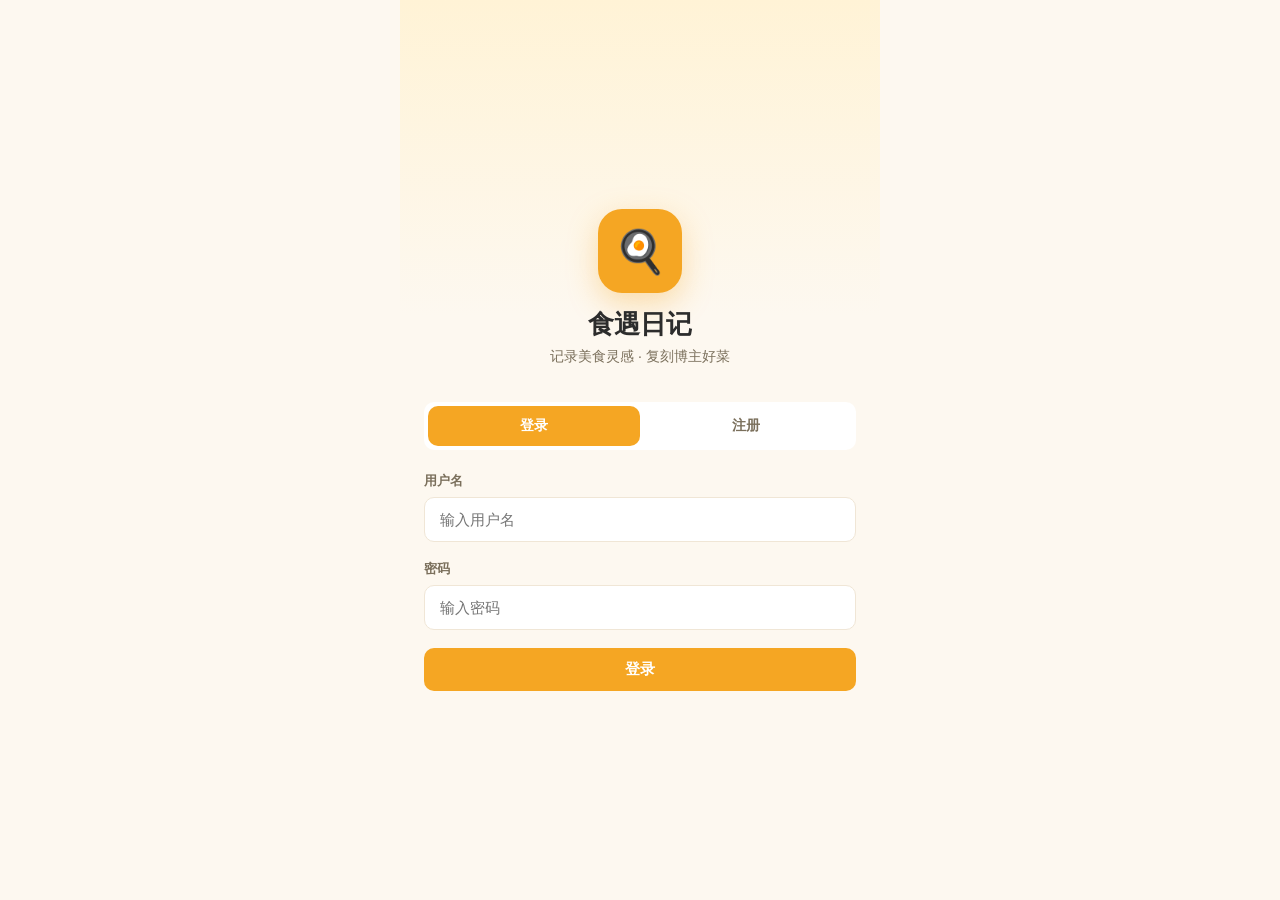
<file: index.html>
<!DOCTYPE html>
<html lang="zh-CN">
<head>
    <meta charset="UTF-8">
    <meta name="viewport" content="width=device-width, initial-scale=1.0, maximum-scale=1.0, user-scalable=no, viewport-fit=cover">
    <meta name="apple-mobile-web-app-capable" content="yes">
    <meta name="apple-mobile-web-app-status-bar-style" content="default">
    <meta name="apple-mobile-web-app-title" content="食遇日记">
    <meta name="theme-color" content="#F5A623">
    <title>食遇日记</title>
    <link rel="manifest" href="manifest.json">
    <link rel="apple-touch-icon" href="icon.png">
    <link rel="stylesheet" href="style.css">
</head>
<body>
    <div id="app"></div>
    <div id="errorOverlay" style="display:none;position:fixed;top:0;left:0;right:0;bottom:0;background:#FDF8F0;z-index:9999;padding:40px 20px;text-align:center;font-family:-apple-system,sans-serif">
      <div style="font-size:48px;margin-bottom:16px">😵</div>
      <h2 style="color:#2C2C2C;margin-bottom:8px">页面加载出错</h2>
      <p id="errorDetail" style="color:#888;font-size:14px;word-break:break-all"></p>
      <button onclick="location.reload()" style="margin-top:20px;padding:12px 30px;background:#F5A623;color:white;border:none;border-radius:10px;font-size:16px;cursor:pointer">重新加载</button>
    </div>
    <script>
      window.onerror = function(msg, url, line, col, err) {
        var overlay = document.getElementById('errorOverlay');
        var detail = document.getElementById('errorDetail');
        if (overlay && detail) {
          detail.textContent = msg + (err ? ' (' + err.message + ')' : '');
          overlay.style.display = 'block';
        }
      };
    </script>
    <script src="data.js"></script>
    <script src="app.js"></script>
</body>
</html>
</file>
<file: style.css>
/* ========== 基础变量 ========== */
:root {
  --bg: #FDF8F0;
  --bg-warm: #F8F1E6;
  --card: #FFFFFF;
  --primary: #F5A623;
  --primary-dark: #E09000;
  --primary-light: #FFF3D6;
  --text: #2C2C2C;
  --text-secondary: #7A6F5B;
  --text-light: #A89B86;
  --border: #F0E6D6;
  --green: #4CAF50;
  --red: #E85A5A;
  --shadow: 0 2px 12px rgba(139, 109, 59, 0.06);
  --shadow-hover: 0 6px 24px rgba(139, 109, 59, 0.12);
  --radius-xl: 24px;
  --radius-lg: 18px;
  --radius-md: 14px;
  --radius-sm: 10px;
  --safe-top: env(safe-area-inset-top, 0px);
  --safe-bottom: env(safe-area-inset-bottom, 0px);
}

* {
  margin: 0;
  padding: 0;
  box-sizing: border-box;
  -webkit-tap-highlight-color: transparent;
}

html, body {
  height: 100%;
  font-family: -apple-system, BlinkMacSystemFont, 'Segoe UI', 'PingFang SC', 'Hiragino Sans GB', 'STHeiti', sans-serif;
  background: var(--bg);
  color: var(--text);
  -webkit-font-smoothing: antialiased;
  overscroll-behavior: none;
}

#app {
  min-height: 100vh;
  max-width: 480px;
  margin: 0 auto;
  position: relative;
  background: var(--bg);
}

/* ========== 通用组件 ========== */
.page {
  min-height: 100vh;
  padding-bottom: calc(90px + var(--safe-bottom));
}

.card {
  background: var(--card);
  border-radius: var(--radius-lg);
  box-shadow: var(--shadow);
}

.btn {
  display: inline-flex;
  align-items: center;
  justify-content: center;
  gap: 6px;
  padding: 12px 20px;
  border: none;
  border-radius: var(--radius-sm);
  font-size: 15px;
  font-weight: 600;
  cursor: pointer;
  transition: all 0.2s;
  background: var(--primary);
  color: white;
}

.btn:active { transform: scale(0.97); opacity: 0.95; }
.btn-secondary { background: var(--primary-light); color: var(--primary-dark); }
.btn-outline { background: transparent; border: 1.5px solid var(--border); color: var(--text-secondary); }
.btn-block { width: 100%; }
.btn:disabled { opacity: 0.5; }

.input, .textarea, .select {
  width: 100%;
  padding: 13px 15px;
  border: 1.5px solid var(--border);
  border-radius: var(--radius-sm);
  font-size: 15px;
  background: var(--card);
  color: var(--text);
  font-family: inherit;
  transition: border-color 0.2s;
}

.input:focus, .textarea:focus, .select:focus {
  outline: none;
  border-color: var(--primary);
}

.textarea { resize: vertical; min-height: 80px; }

.label {
  display: block;
  font-size: 13px;
  font-weight: 600;
  color: var(--text-secondary);
  margin-bottom: 7px;
}

.field { margin-bottom: 18px; }

/* ========== 顶部导航 ========== */
.app-header {
  position: sticky;
  top: 0;
  z-index: 100;
  background: rgba(253, 248, 240, 0.96);
  backdrop-filter: blur(20px);
  -webkit-backdrop-filter: blur(20px);
  padding: calc(12px + var(--safe-top)) 20px 12px;
  border-bottom: 1px solid rgba(240, 230, 214, 0.6);
}

.header-top {
  display: flex;
  align-items: center;
  justify-content: space-between;
  margin-bottom: 12px;
}

.app-title {
  font-size: 22px;
  font-weight: 800;
  color: var(--text);
  letter-spacing: -0.5px;
}

.header-actions {
  display: flex;
  gap: 10px;
}

.icon-btn-header {
  width: 38px;
  height: 38px;
  border-radius: 50%;
  border: none;
  background: var(--card);
  box-shadow: var(--shadow);
  font-size: 18px;
  display: flex;
  align-items: center;
  justify-content: center;
  cursor: pointer;
  color: var(--text-secondary);
}

.icon-btn-header:active { background: var(--primary-light); transform: scale(0.95); }

/* ========== 博主选择器 ========== */
.blogger-scroll {
  display: flex;
  gap: 10px;
  overflow-x: auto;
  -webkit-overflow-scrolling: touch;
  scrollbar-width: none;
  padding-bottom: 4px;
}

.blogger-scroll::-webkit-scrollbar { display: none; }

.blogger-chip {
  flex-shrink: 0;
  display: flex;
  align-items: center;
  gap: 8px;
  padding: 9px 16px;
  background: var(--card);
  border-radius: 30px;
  font-size: 14px;
  font-weight: 600;
  color: var(--text-secondary);
  cursor: pointer;
  box-shadow: var(--shadow);
  transition: all 0.2s;
  border: 1.5px solid transparent;
}

.blogger-chip .avatar {
  width: 26px;
  height: 26px;
  border-radius: 50%;
  background: var(--bg-warm);
  display: flex;
  align-items: center;
  justify-content: center;
  font-size: 14px;
}

.blogger-chip.active {
  background: var(--primary);
  color: white;
  box-shadow: 0 4px 14px rgba(245, 166, 35, 0.3);
}

.blogger-chip.active .avatar { background: rgba(255,255,255,0.25); }

/* ========== 分类标签 ========== */
.category-section {
  padding: 12px 20px;
}

.category-scroll {
  display: flex;
  gap: 10px;
  overflow-x: auto;
  -webkit-overflow-scrolling: touch;
  scrollbar-width: none;
}

.category-scroll::-webkit-scrollbar { display: none; }

.category-chip {
  flex-shrink: 0;
  padding: 7px 15px;
  background: transparent;
  border-radius: 20px;
  font-size: 13px;
  font-weight: 500;
  color: var(--text-secondary);
  cursor: pointer;
  border: 1px solid var(--border);
  transition: all 0.2s;
}

.category-chip.active {
  background: var(--primary-light);
  color: var(--primary-dark);
  border-color: var(--primary-light);
  font-weight: 600;
}

/* ========== 搜索框 ========== */
.search-box {
  padding: 0 20px 12px;
}

.search-input {
  width: 100%;
  padding: 12px 16px 12px 44px;
  border: none;
  border-radius: var(--radius-md);
  background: var(--card);
  box-shadow: var(--shadow);
  font-size: 15px;
  color: var(--text);
  background-image: url("data:image/svg+xml,%3Csvg xmlns='http://www.w3.org/2000/svg' width='18' height='18' viewBox='0 0 24 24' fill='none' stroke='%23A89B86' stroke-width='2'%3E%3Ccircle cx='11' cy='11' r='8'/%3E%3Cpath d='m21 21-4.35-4.35'/%3E%3C/svg%3E");
  background-repeat: no-repeat;
  background-position: 16px center;
}

.search-input:focus { outline: none; box-shadow: 0 0 0 2px rgba(245,166,35,0.2); }
.search-input::placeholder { color: var(--text-light); }

/* ========== 食谱列表卡片 ========== */
.recipe-list {
  padding: 4px 20px 20px;
  display: flex;
  flex-direction: column;
  gap: 14px;
}

.recipe-card {
  background: var(--card);
  border-radius: var(--radius-lg);
  padding: 16px;
  box-shadow: var(--shadow);
  cursor: pointer;
  transition: transform 0.15s, box-shadow 0.2s;
  position: relative;
}

.recipe-card:active { transform: scale(0.98); box-shadow: var(--shadow-hover); }

.recipe-card-header {
  display: flex;
  gap: 14px;
  margin-bottom: 12px;
}

.recipe-card-img {
  width: 84px;
  height: 84px;
  border-radius: var(--radius-md);
  background: var(--bg-warm);
  display: flex;
  align-items: center;
  justify-content: center;
  font-size: 42px;
  flex-shrink: 0;
}

.recipe-card-main { flex: 1; min-width: 0; }

.recipe-card-title {
  font-size: 18px;
  font-weight: 700;
  margin-bottom: 6px;
  line-height: 1.3;
}

.recipe-card-blogger {
  display: inline-flex;
  align-items: center;
  gap: 4px;
  font-size: 12px;
  color: var(--primary-dark);
  background: var(--primary-light);
  padding: 3px 10px;
  border-radius: 12px;
  margin-bottom: 8px;
}

.recipe-card-meta {
  display: flex;
  gap: 10px;
  font-size: 12px;
  color: var(--text-light);
  flex-wrap: wrap;
}

.recipe-card-summary {
  font-size: 13px;
  color: var(--text-secondary);
  line-height: 1.6;
  display: -webkit-box;
  -webkit-line-clamp: 2;
  -webkit-box-orient: vertical;
  overflow: hidden;
}

.recipe-card-tags {
  display: flex;
  gap: 6px;
  flex-wrap: wrap;
  margin-top: 10px;
}

.recipe-card-tag {
  font-size: 11px;
  color: var(--text-light);
  background: var(--bg);
  padding: 3px 8px;
  border-radius: 8px;
}

.card-actions {
  position: absolute;
  top: 14px;
  right: 14px;
  display: flex;
  gap: 6px;
}

.card-action-btn {
  width: 32px;
  height: 32px;
  border-radius: 50%;
  border: none;
  background: rgba(255,255,255,0.9);
  box-shadow: 0 2px 6px rgba(0,0,0,0.06);
  font-size: 16px;
  display: flex;
  align-items: center;
  justify-content: center;
  cursor: pointer;
  color: var(--text-light);
}

.card-action-btn.active { color: var(--red); }
.card-action-btn.clone { color: var(--primary); }

/* ========== 底部导航 ========== */
.tabbar {
  position: fixed;
  bottom: 0;
  left: 50%;
  transform: translateX(-50%);
  width: 100%;
  max-width: 480px;
  background: rgba(255, 255, 255, 0.96);
  backdrop-filter: blur(20px);
  -webkit-backdrop-filter: blur(20px);
  border-top: 1px solid var(--border);
  display: flex;
  padding: 8px 0 calc(8px + var(--safe-bottom));
  z-index: 100;
}

.tab-item {
  flex: 1;
  display: flex;
  flex-direction: column;
  align-items: center;
  gap: 3px;
  padding: 6px 0;
  color: var(--text-light);
  font-size: 11px;
  cursor: pointer;
  transition: color 0.2s;
}

.tab-item.active { color: var(--primary); }
.tab-item .tab-icon {
  width: 26px;
  height: 26px;
  font-size: 22px;
  line-height: 26px;
  text-align: center;
}

/* ========== 页面内容区 ========== */
.page-content {
  padding-top: 8px;
}

.section-title {
  padding: 16px 20px 10px;
  font-size: 18px;
  font-weight: 700;
  display: flex;
  align-items: center;
  justify-content: space-between;
}

.section-title .subtitle {
  font-size: 13px;
  color: var(--text-light);
  font-weight: 500;
}

/* ========== 空状态 ========== */
.empty-state {
  text-align: center;
  padding: 60px 30px;
  color: var(--text-light);
}

.empty-icon { font-size: 52px; margin-bottom: 14px; opacity: 0.6; }
.empty-title { font-size: 16px; font-weight: 600; color: var(--text-secondary); margin-bottom: 6px; }
.empty-hint { font-size: 13px; }

/* ========== 浮动按钮 ========== */
.fab {
  position: fixed;
  bottom: calc(100px + var(--safe-bottom));
  right: 20px;
  width: 56px;
  height: 56px;
  border-radius: 50%;
  background: var(--primary);
  color: white;
  border: none;
  font-size: 28px;
  box-shadow: 0 6px 20px rgba(245, 166, 35, 0.35);
  cursor: pointer;
  z-index: 90;
  display: flex;
  align-items: center;
  justify-content: center;
  transition: transform 0.15s;
}

.fab:active { transform: scale(0.92); }

/* ========== 详情页/模态页 ========== */
.modal-page {
  position: fixed;
  top: 0;
  left: 50%;
  transform: translateX(-50%);
  width: 100%;
  max-width: 480px;
  height: 100vh;
  background: var(--bg);
  z-index: 200;
  overflow-y: auto;
  -webkit-overflow-scrolling: touch;
  animation: slideUp 0.28s ease;
}

@keyframes slideUp {
  from { transform: translate(-50%, 100%); }
  to { transform: translate(-50%, 0); }
}

.detail-hero {
  width: 100%;
  aspect-ratio: 16/10;
  background: linear-gradient(135deg, var(--bg-warm), var(--primary-light));
  display: flex;
  flex-direction: column;
  align-items: center;
  justify-content: center;
  font-size: 64px;
  position: relative;
}

.detail-hero .back-btn {
  position: absolute;
  top: calc(16px + var(--safe-top));
  left: 16px;
  width: 38px;
  height: 38px;
  border-radius: 50%;
  background: rgba(255,255,255,0.9);
  border: none;
  font-size: 20px;
  display: flex;
  align-items: center;
  justify-content: center;
  cursor: pointer;
  box-shadow: var(--shadow);
}

.detail-hero .top-actions {
  position: absolute;
  top: calc(16px + var(--safe-top));
  right: 16px;
  display: flex;
  gap: 8px;
}

.detail-body {
  padding: 20px;
  margin-top: -20px;
  background: var(--bg);
  border-radius: var(--radius-xl) var(--radius-xl) 0 0;
  position: relative;
}

.detail-title {
  font-size: 24px;
  font-weight: 800;
  margin-bottom: 10px;
}

.detail-blogger {
  display: inline-flex;
  align-items: center;
  gap: 5px;
  font-size: 13px;
  color: var(--primary-dark);
  background: var(--primary-light);
  padding: 5px 12px;
  border-radius: 14px;
  margin-bottom: 14px;
}

.detail-meta {
  display: flex;
  gap: 10px;
  flex-wrap: wrap;
  margin-bottom: 18px;
}

.detail-meta-item {
  display: flex;
  align-items: center;
  gap: 4px;
  font-size: 13px;
  color: var(--text-secondary);
  background: var(--card);
  padding: 7px 12px;
  border-radius: var(--radius-sm);
  box-shadow: var(--shadow);
}

.detail-section {
  background: var(--card);
  border-radius: var(--radius-lg);
  padding: 18px;
  margin-bottom: 14px;
  box-shadow: var(--shadow);
}

.detail-section-title {
  font-size: 17px;
  font-weight: 700;
  margin-bottom: 14px;
  color: var(--text);
}

.ingredient-item {
  display: flex;
  align-items: center;
  padding: 11px 0;
  border-bottom: 1px solid var(--border);
  font-size: 14px;
}

.ingredient-item:last-child { border-bottom: none; }
.ingredient-item::before {
  content: '';
  width: 5px;
  height: 5px;
  border-radius: 50%;
  background: var(--primary);
  margin-right: 10px;
}

.step-item {
  display: flex;
  gap: 12px;
  margin-bottom: 16px;
}

.step-item:last-child { margin-bottom: 0; }

.step-num {
  flex-shrink: 0;
  width: 28px;
  height: 28px;
  background: var(--primary);
  color: white;
  border-radius: 50%;
  display: flex;
  align-items: center;
  justify-content: center;
  font-size: 13px;
  font-weight: 700;
}

.step-text {
  flex: 1;
  font-size: 14px;
  line-height: 1.7;
  color: var(--text-secondary);
  padding-top: 3px;
}

.detail-tags {
  display: flex;
  flex-wrap: wrap;
  gap: 8px;
}

.detail-tag {
  background: var(--bg-warm);
  color: var(--text-secondary);
  padding: 5px 12px;
  border-radius: 14px;
  font-size: 13px;
}

.detail-actions {
  display: flex;
  gap: 10px;
  margin-top: 20px;
}

.detail-actions .btn { flex: 1; padding: 14px; font-size: 15px; }

/* ========== 表单页 ========== */
.form-page {
  min-height: 100vh;
  background: var(--bg);
  padding-bottom: calc(30px + var(--safe-bottom));
}

.form-header {
  position: sticky;
  top: 0;
  z-index: 10;
  background: rgba(253, 248, 240, 0.96);
  backdrop-filter: blur(20px);
  padding: calc(12px + var(--safe-top)) 16px 12px;
  display: flex;
  align-items: center;
  justify-content: space-between;
  border-bottom: 1px solid var(--border);
}

.form-header h2 { font-size: 18px; font-weight: 700; }

.form-body { padding: 20px; }

.ingredient-row, .step-row {
  display: flex;
  gap: 8px;
  margin-bottom: 10px;
}

.ingredient-row .input, .step-row .textarea { flex: 1; }
.step-row .textarea { min-height: 70px; }

.row-remove {
  width: 44px;
  height: 46px;
  border: none;
  background: #FFEEEE;
  color: var(--red);
  border-radius: var(--radius-sm);
  font-size: 18px;
  cursor: pointer;
  flex-shrink: 0;
}

.add-row-btn {
  width: 100%;
  padding: 12px;
  border: 1.5px dashed var(--border);
  background: transparent;
  border-radius: var(--radius-sm);
  color: var(--primary-dark);
  font-size: 14px;
  font-weight: 600;
  cursor: pointer;
  margin-bottom: 18px;
}

.tag-input-wrap {
  display: flex;
  flex-wrap: wrap;
  gap: 6px;
  padding: 10px 12px;
  border: 1.5px solid var(--border);
  border-radius: var(--radius-sm);
  min-height: 48px;
  background: var(--card);
}

.tag-input-wrap input {
  border: none;
  outline: none;
  flex: 1;
  min-width: 80px;
  font-size: 14px;
  background: transparent;
}

.tag-pill {
  display: inline-flex;
  align-items: center;
  gap: 4px;
  background: var(--primary-light);
  color: var(--primary-dark);
  padding: 4px 10px;
  border-radius: 12px;
  font-size: 13px;
}

.tag-pill span { cursor: pointer; }

/* ========== 本周菜单 ========== */
.week-tabs {
  display: flex;
  gap: 6px;
  padding: 8px 20px 14px;
  overflow-x: auto;
  scrollbar-width: none;
}

.week-tabs::-webkit-scrollbar { display: none; }

.week-tab {
  flex-shrink: 0;
  padding: 10px 12px;
  background: var(--card);
  border-radius: var(--radius-md);
  text-align: center;
  cursor: pointer;
  min-width: 58px;
  box-shadow: var(--shadow);
}

.week-tab .day { font-size: 11px; color: var(--text-light); }
.week-tab .date { font-size: 17px; font-weight: 700; margin-top: 2px; }
.week-tab.active { background: var(--primary); color: white; }
.week-tab.active .day { color: rgba(255,255,255,0.8); }
.week-tab.weekend .date { color: var(--primary); }
.week-tab.weekend.active .date { color: white; }

.meal-section {
  padding: 0 20px;
  margin-bottom: 18px;
}

.meal-title {
  font-size: 15px;
  font-weight: 700;
  margin-bottom: 10px;
  display: flex;
  align-items: center;
  gap: 6px;
  color: var(--text-secondary);
}

.meal-item {
  background: var(--card);
  border-radius: var(--radius-lg);
  padding: 12px;
  display: flex;
  align-items: center;
  gap: 12px;
  margin-bottom: 8px;
  box-shadow: var(--shadow);
}

.meal-item-emoji {
  width: 46px;
  height: 46px;
  border-radius: 12px;
  background: var(--bg-warm);
  display: flex;
  align-items: center;
  justify-content: center;
  font-size: 24px;
  flex-shrink: 0;
}

.meal-item-info { flex: 1; min-width: 0; }
.meal-item-name { font-size: 15px; font-weight: 600; }
.meal-item-by { font-size: 12px; color: var(--text-light); margin-top: 2px; }

.meal-item-remove {
  width: 32px;
  height: 32px;
  border: none;
  background: transparent;
  color: var(--text-light);
  font-size: 20px;
  cursor: pointer;
}

.add-meal-btn {
  width: 100%;
  padding: 12px;
  border: 1.5px dashed var(--border);
  background: transparent;
  border-radius: var(--radius-md);
  color: var(--text-secondary);
  font-size: 14px;
  cursor: pointer;
}

/* ========== 我的页面 ========== */
.profile-header {
  padding: calc(20px + var(--safe-top)) 20px 20px;
  text-align: center;
}

.profile-avatar {
  width: 80px;
  height: 80px;
  border-radius: 50%;
  margin: 0 auto 14px;
  display: flex;
  align-items: center;
  justify-content: center;
  color: white;
  font-size: 32px;
  font-weight: 700;
  box-shadow: var(--shadow);
}

.profile-name { font-size: 20px; font-weight: 700; }
.profile-id { font-size: 13px; color: var(--text-light); margin-top: 4px; }

.profile-stats {
  display: flex;
  justify-content: center;
  gap: 40px;
  padding: 16px 20px;
}

.profile-stat {
  text-align: center;
}

.profile-stat .num {
  font-size: 22px;
  font-weight: 800;
  color: var(--primary-dark);
}

.profile-stat .label {
  font-size: 12px;
  color: var(--text-light);
  margin-top: 2px;
}

.menu-list {
  padding: 0 20px;
}

.menu-item {
  display: flex;
  align-items: center;
  justify-content: space-between;
  padding: 16px;
  background: var(--card);
  border-radius: var(--radius-lg);
  margin-bottom: 10px;
  box-shadow: var(--shadow);
  cursor: pointer;
}

.menu-item-left {
  display: flex;
  align-items: center;
  gap: 12px;
}

.menu-item-icon {
  width: 40px;
  height: 40px;
  border-radius: 12px;
  background: var(--primary-light);
  display: flex;
  align-items: center;
  justify-content: center;
  font-size: 20px;
}

.menu-item-text {
  font-size: 15px;
  font-weight: 600;
}

.menu-item-arrow {
  color: var(--text-light);
  font-size: 18px;
}

/* ========== Toast ========== */
.toast {
  position: fixed;
  top: calc(70px + var(--safe-top));
  left: 50%;
  transform: translateX(-50%);
  background: rgba(0,0,0,0.8);
  color: white;
  padding: 10px 20px;
  border-radius: 20px;
  font-size: 14px;
  z-index: 1000;
  animation: toastIn 0.3s ease;
}

@keyframes toastIn {
  from { opacity: 0; transform: translate(-50%, -10px); }
  to { opacity: 1; transform: translate(-50%, 0); }
}

/* ========== 加载动画 ========== */
.loading {
  text-align: center;
  padding: 50px 20px;
  color: var(--text-light);
}

.spinner {
  width: 32px;
  height: 32px;
  border: 3px solid var(--border);
  border-top-color: var(--primary);
  border-radius: 50%;
  animation: spin 0.8s linear infinite;
  margin: 0 auto 12px;
}

@keyframes spin { to { transform: rotate(360deg); } }

/* ========== 登录页 ========== */
.auth-page {
  min-height: 100vh;
  display: flex;
  flex-direction: column;
  justify-content: center;
  padding: 24px;
  background: linear-gradient(180deg, var(--primary-light) 0%, var(--bg) 35%);
}

.auth-logo {
  text-align: center;
  margin-bottom: 36px;
}

.auth-logo-icon {
  width: 84px;
  height: 84px;
  margin: 0 auto 14px;
  background: var(--primary);
  border-radius: 24px;
  display: flex;
  align-items: center;
  justify-content: center;
  font-size: 42px;
  box-shadow: 0 10px 30px rgba(245, 166, 35, 0.35);
}

.auth-logo h1 { font-size: 26px; font-weight: 800; }
.auth-logo p { font-size: 14px; color: var(--text-secondary); margin-top: 6px; }

.auth-tabs {
  display: flex;
  background: var(--card);
  border-radius: var(--radius-sm);
  padding: 4px;
  margin-bottom: 22px;
}

.auth-tab {
  flex: 1;
  text-align: center;
  padding: 11px;
  font-size: 14px;
  font-weight: 600;
  color: var(--text-secondary);
  cursor: pointer;
  border-radius: 10px;
  transition: all 0.2s;
}

.auth-tab.active {
  background: var(--primary);
  color: white;
}

.error-msg {
  background: #FFEEEE;
  color: var(--red);
  padding: 10px 14px;
  border-radius: var(--radius-sm);
  font-size: 13px;
  margin-bottom: 12px;
  display: none;
}

.error-msg.show { display: block; }

/* ========== 选择器 ========== */
.recipe-picker {
  padding: 16px 20px;
}

.picker-item {
  display: flex;
  align-items: center;
  gap: 12px;
  padding: 12px;
  background: var(--card);
  border-radius: var(--radius-md);
  margin-bottom: 8px;
  cursor: pointer;
  box-shadow: var(--shadow);
}

.picker-item:active { background: var(--primary-light); }

.picker-item-emoji {
  width: 44px;
  height: 44px;
  border-radius: 12px;
  background: var(--bg-warm);
  display: flex;
  align-items: center;
  justify-content: center;
  font-size: 22px;
}

.picker-item-name { font-size: 15px; font-weight: 600; flex: 1; }
.picker-item-cat { font-size: 12px; color: var(--text-light); }

/* 隐藏滚动条 */
::-webkit-scrollbar { width: 0; height: 0; }
</file>
<file: static/style.css>
/* ========== 基础变量 ========== */
:root {
  --bg: #FDF8F0;
  --bg-warm: #F8F1E6;
  --card: #FFFFFF;
  --primary: #F5A623;
  --primary-dark: #E09000;
  --primary-light: #FFF3D6;
  --text: #2C2C2C;
  --text-secondary: #7A6F5B;
  --text-light: #A89B86;
  --border: #F0E6D6;
  --green: #4CAF50;
  --red: #E85A5A;
  --shadow: 0 2px 12px rgba(139, 109, 59, 0.06);
  --shadow-hover: 0 6px 24px rgba(139, 109, 59, 0.12);
  --radius-xl: 24px;
  --radius-lg: 18px;
  --radius-md: 14px;
  --radius-sm: 10px;
  --safe-top: env(safe-area-inset-top, 0px);
  --safe-bottom: env(safe-area-inset-bottom, 0px);
}

* {
  margin: 0;
  padding: 0;
  box-sizing: border-box;
  -webkit-tap-highlight-color: transparent;
}

html, body {
  height: 100%;
  font-family: -apple-system, BlinkMacSystemFont, 'Segoe UI', 'PingFang SC', 'Hiragino Sans GB', 'STHeiti', sans-serif;
  background: var(--bg);
  color: var(--text);
  -webkit-font-smoothing: antialiased;
  overscroll-behavior: none;
}

#app {
  min-height: 100vh;
  max-width: 480px;
  margin: 0 auto;
  position: relative;
  background: var(--bg);
}

/* ========== 通用组件 ========== */
.page {
  min-height: 100vh;
  padding-bottom: calc(90px + var(--safe-bottom));
}

.card {
  background: var(--card);
  border-radius: var(--radius-lg);
  box-shadow: var(--shadow);
}

.btn {
  display: inline-flex;
  align-items: center;
  justify-content: center;
  gap: 6px;
  padding: 12px 20px;
  border: none;
  border-radius: var(--radius-sm);
  font-size: 15px;
  font-weight: 600;
  cursor: pointer;
  transition: all 0.2s;
  background: var(--primary);
  color: white;
}

.btn:active { transform: scale(0.97); opacity: 0.95; }
.btn-secondary { background: var(--primary-light); color: var(--primary-dark); }
.btn-outline { background: transparent; border: 1.5px solid var(--border); color: var(--text-secondary); }
.btn-block { width: 100%; }
.btn:disabled { opacity: 0.5; }

.input, .textarea, .select {
  width: 100%;
  padding: 13px 15px;
  border: 1.5px solid var(--border);
  border-radius: var(--radius-sm);
  font-size: 15px;
  background: var(--card);
  color: var(--text);
  font-family: inherit;
  transition: border-color 0.2s;
}

.input:focus, .textarea:focus, .select:focus {
  outline: none;
  border-color: var(--primary);
}

.textarea { resize: vertical; min-height: 80px; }

.label {
  display: block;
  font-size: 13px;
  font-weight: 600;
  color: var(--text-secondary);
  margin-bottom: 7px;
}

.field { margin-bottom: 18px; }

/* ========== 顶部导航 ========== */
.app-header {
  position: sticky;
  top: 0;
  z-index: 100;
  background: rgba(253, 248, 240, 0.96);
  backdrop-filter: blur(20px);
  -webkit-backdrop-filter: blur(20px);
  padding: calc(12px + var(--safe-top)) 20px 12px;
  border-bottom: 1px solid rgba(240, 230, 214, 0.6);
}

.header-top {
  display: flex;
  align-items: center;
  justify-content: space-between;
  margin-bottom: 12px;
}

.app-title {
  font-size: 22px;
  font-weight: 800;
  color: var(--text);
  letter-spacing: -0.5px;
}

.header-actions {
  display: flex;
  gap: 10px;
}

.icon-btn-header {
  width: 38px;
  height: 38px;
  border-radius: 50%;
  border: none;
  background: var(--card);
  box-shadow: var(--shadow);
  font-size: 18px;
  display: flex;
  align-items: center;
  justify-content: center;
  cursor: pointer;
  color: var(--text-secondary);
}

.icon-btn-header:active { background: var(--primary-light); transform: scale(0.95); }

/* ========== 博主选择器 ========== */
.blogger-scroll {
  display: flex;
  gap: 10px;
  overflow-x: auto;
  -webkit-overflow-scrolling: touch;
  scrollbar-width: none;
  padding-bottom: 4px;
}

.blogger-scroll::-webkit-scrollbar { display: none; }

.blogger-chip {
  flex-shrink: 0;
  display: flex;
  align-items: center;
  gap: 8px;
  padding: 9px 16px;
  background: var(--card);
  border-radius: 30px;
  font-size: 14px;
  font-weight: 600;
  color: var(--text-secondary);
  cursor: pointer;
  box-shadow: var(--shadow);
  transition: all 0.2s;
  border: 1.5px solid transparent;
}

.blogger-chip .avatar {
  width: 26px;
  height: 26px;
  border-radius: 50%;
  background: var(--bg-warm);
  display: flex;
  align-items: center;
  justify-content: center;
  font-size: 14px;
}

.blogger-chip.active {
  background: var(--primary);
  color: white;
  box-shadow: 0 4px 14px rgba(245, 166, 35, 0.3);
}

.blogger-chip.active .avatar { background: rgba(255,255,255,0.25); }

/* ========== 分类标签 ========== */
.category-section {
  padding: 12px 20px;
}

.category-scroll {
  display: flex;
  gap: 10px;
  overflow-x: auto;
  -webkit-overflow-scrolling: touch;
  scrollbar-width: none;
}

.category-scroll::-webkit-scrollbar { display: none; }

.category-chip {
  flex-shrink: 0;
  padding: 7px 15px;
  background: transparent;
  border-radius: 20px;
  font-size: 13px;
  font-weight: 500;
  color: var(--text-secondary);
  cursor: pointer;
  border: 1px solid var(--border);
  transition: all 0.2s;
}

.category-chip.active {
  background: var(--primary-light);
  color: var(--primary-dark);
  border-color: var(--primary-light);
  font-weight: 600;
}

/* ========== 搜索框 ========== */
.search-box {
  padding: 0 20px 12px;
}

.search-input {
  width: 100%;
  padding: 12px 16px 12px 44px;
  border: none;
  border-radius: var(--radius-md);
  background: var(--card);
  box-shadow: var(--shadow);
  font-size: 15px;
  color: var(--text);
  background-image: url("data:image/svg+xml,%3Csvg xmlns='http://www.w3.org/2000/svg' width='18' height='18' viewBox='0 0 24 24' fill='none' stroke='%23A89B86' stroke-width='2'%3E%3Ccircle cx='11' cy='11' r='8'/%3E%3Cpath d='m21 21-4.35-4.35'/%3E%3C/svg%3E");
  background-repeat: no-repeat;
  background-position: 16px center;
}

.search-input:focus { outline: none; box-shadow: 0 0 0 2px rgba(245,166,35,0.2); }
.search-input::placeholder { color: var(--text-light); }

/* ========== 食谱列表卡片 ========== */
.recipe-list {
  padding: 4px 20px 20px;
  display: flex;
  flex-direction: column;
  gap: 14px;
}

.recipe-card {
  background: var(--card);
  border-radius: var(--radius-lg);
  padding: 16px;
  box-shadow: var(--shadow);
  cursor: pointer;
  transition: transform 0.15s, box-shadow 0.2s;
  position: relative;
}

.recipe-card:active { transform: scale(0.98); box-shadow: var(--shadow-hover); }

.recipe-card-header {
  display: flex;
  gap: 14px;
  margin-bottom: 12px;
}

.recipe-card-img {
  width: 84px;
  height: 84px;
  border-radius: var(--radius-md);
  background: var(--bg-warm);
  display: flex;
  align-items: center;
  justify-content: center;
  font-size: 42px;
  flex-shrink: 0;
}

.recipe-card-main { flex: 1; min-width: 0; }

.recipe-card-title {
  font-size: 18px;
  font-weight: 700;
  margin-bottom: 6px;
  line-height: 1.3;
}

.recipe-card-blogger {
  display: inline-flex;
  align-items: center;
  gap: 4px;
  font-size: 12px;
  color: var(--primary-dark);
  background: var(--primary-light);
  padding: 3px 10px;
  border-radius: 12px;
  margin-bottom: 8px;
}

.recipe-card-meta {
  display: flex;
  gap: 10px;
  font-size: 12px;
  color: var(--text-light);
  flex-wrap: wrap;
}

.recipe-card-summary {
  font-size: 13px;
  color: var(--text-secondary);
  line-height: 1.6;
  display: -webkit-box;
  -webkit-line-clamp: 2;
  -webkit-box-orient: vertical;
  overflow: hidden;
}

.recipe-card-tags {
  display: flex;
  gap: 6px;
  flex-wrap: wrap;
  margin-top: 10px;
}

.recipe-card-tag {
  font-size: 11px;
  color: var(--text-light);
  background: var(--bg);
  padding: 3px 8px;
  border-radius: 8px;
}

.card-actions {
  position: absolute;
  top: 14px;
  right: 14px;
  display: flex;
  gap: 6px;
}

.card-action-btn {
  width: 32px;
  height: 32px;
  border-radius: 50%;
  border: none;
  background: rgba(255,255,255,0.9);
  box-shadow: 0 2px 6px rgba(0,0,0,0.06);
  font-size: 16px;
  display: flex;
  align-items: center;
  justify-content: center;
  cursor: pointer;
  color: var(--text-light);
}

.card-action-btn.active { color: var(--red); }
.card-action-btn.clone { color: var(--primary); }

/* ========== 底部导航 ========== */
.tabbar {
  position: fixed;
  bottom: 0;
  left: 50%;
  transform: translateX(-50%);
  width: 100%;
  max-width: 480px;
  background: rgba(255, 255, 255, 0.96);
  backdrop-filter: blur(20px);
  -webkit-backdrop-filter: blur(20px);
  border-top: 1px solid var(--border);
  display: flex;
  padding: 8px 0 calc(8px + var(--safe-bottom));
  z-index: 100;
}

.tab-item {
  flex: 1;
  display: flex;
  flex-direction: column;
  align-items: center;
  gap: 3px;
  padding: 6px 0;
  color: var(--text-light);
  font-size: 11px;
  cursor: pointer;
  transition: color 0.2s;
}

.tab-item.active { color: var(--primary); }
.tab-item .tab-icon {
  width: 26px;
  height: 26px;
  font-size: 22px;
  line-height: 26px;
  text-align: center;
}

/* ========== 页面内容区 ========== */
.page-content {
  padding-top: 8px;
}

.section-title {
  padding: 16px 20px 10px;
  font-size: 18px;
  font-weight: 700;
  display: flex;
  align-items: center;
  justify-content: space-between;
}

.section-title .subtitle {
  font-size: 13px;
  color: var(--text-light);
  font-weight: 500;
}

/* ========== 空状态 ========== */
.empty-state {
  text-align: center;
  padding: 60px 30px;
  color: var(--text-light);
}

.empty-icon { font-size: 52px; margin-bottom: 14px; opacity: 0.6; }
.empty-title { font-size: 16px; font-weight: 600; color: var(--text-secondary); margin-bottom: 6px; }
.empty-hint { font-size: 13px; }

/* ========== 浮动按钮 ========== */
.fab {
  position: fixed;
  bottom: calc(100px + var(--safe-bottom));
  right: 20px;
  width: 56px;
  height: 56px;
  border-radius: 50%;
  background: var(--primary);
  color: white;
  border: none;
  font-size: 28px;
  box-shadow: 0 6px 20px rgba(245, 166, 35, 0.35);
  cursor: pointer;
  z-index: 90;
  display: flex;
  align-items: center;
  justify-content: center;
  transition: transform 0.15s;
}

.fab:active { transform: scale(0.92); }

/* ========== 详情页/模态页 ========== */
.modal-page {
  position: fixed;
  top: 0;
  left: 50%;
  transform: translateX(-50%);
  width: 100%;
  max-width: 480px;
  height: 100vh;
  background: var(--bg);
  z-index: 200;
  overflow-y: auto;
  -webkit-overflow-scrolling: touch;
  animation: slideUp 0.28s ease;
}

@keyframes slideUp {
  from { transform: translate(-50%, 100%); }
  to { transform: translate(-50%, 0); }
}

.detail-hero {
  width: 100%;
  aspect-ratio: 16/10;
  background: linear-gradient(135deg, var(--bg-warm), var(--primary-light));
  display: flex;
  flex-direction: column;
  align-items: center;
  justify-content: center;
  font-size: 64px;
  position: relative;
}

.detail-hero .back-btn {
  position: absolute;
  top: calc(16px + var(--safe-top));
  left: 16px;
  width: 38px;
  height: 38px;
  border-radius: 50%;
  background: rgba(255,255,255,0.9);
  border: none;
  font-size: 20px;
  display: flex;
  align-items: center;
  justify-content: center;
  cursor: pointer;
  box-shadow: var(--shadow);
}

.detail-hero .top-actions {
  position: absolute;
  top: calc(16px + var(--safe-top));
  right: 16px;
  display: flex;
  gap: 8px;
}

.detail-body {
  padding: 20px;
  margin-top: -20px;
  background: var(--bg);
  border-radius: var(--radius-xl) var(--radius-xl) 0 0;
  position: relative;
}

.detail-title {
  font-size: 24px;
  font-weight: 800;
  margin-bottom: 10px;
}

.detail-blogger {
  display: inline-flex;
  align-items: center;
  gap: 5px;
  font-size: 13px;
  color: var(--primary-dark);
  background: var(--primary-light);
  padding: 5px 12px;
  border-radius: 14px;
  margin-bottom: 14px;
}

.detail-meta {
  display: flex;
  gap: 10px;
  flex-wrap: wrap;
  margin-bottom: 18px;
}

.detail-meta-item {
  display: flex;
  align-items: center;
  gap: 4px;
  font-size: 13px;
  color: var(--text-secondary);
  background: var(--card);
  padding: 7px 12px;
  border-radius: var(--radius-sm);
  box-shadow: var(--shadow);
}

.detail-section {
  background: var(--card);
  border-radius: var(--radius-lg);
  padding: 18px;
  margin-bottom: 14px;
  box-shadow: var(--shadow);
}

.detail-section-title {
  font-size: 17px;
  font-weight: 700;
  margin-bottom: 14px;
  color: var(--text);
}

.ingredient-item {
  display: flex;
  align-items: center;
  padding: 11px 0;
  border-bottom: 1px solid var(--border);
  font-size: 14px;
}

.ingredient-item:last-child { border-bottom: none; }
.ingredient-item::before {
  content: '';
  width: 5px;
  height: 5px;
  border-radius: 50%;
  background: var(--primary);
  margin-right: 10px;
}

.step-item {
  display: flex;
  gap: 12px;
  margin-bottom: 16px;
}

.step-item:last-child { margin-bottom: 0; }

.step-num {
  flex-shrink: 0;
  width: 28px;
  height: 28px;
  background: var(--primary);
  color: white;
  border-radius: 50%;
  display: flex;
  align-items: center;
  justify-content: center;
  font-size: 13px;
  font-weight: 700;
}

.step-text {
  flex: 1;
  font-size: 14px;
  line-height: 1.7;
  color: var(--text-secondary);
  padding-top: 3px;
}

.detail-tags {
  display: flex;
  flex-wrap: wrap;
  gap: 8px;
}

.detail-tag {
  background: var(--bg-warm);
  color: var(--text-secondary);
  padding: 5px 12px;
  border-radius: 14px;
  font-size: 13px;
}

.detail-actions {
  display: flex;
  gap: 10px;
  margin-top: 20px;
}

.detail-actions .btn { flex: 1; padding: 14px; font-size: 15px; }

/* ========== 表单页 ========== */
.form-page {
  min-height: 100vh;
  background: var(--bg);
  padding-bottom: calc(30px + var(--safe-bottom));
}

.form-header {
  position: sticky;
  top: 0;
  z-index: 10;
  background: rgba(253, 248, 240, 0.96);
  backdrop-filter: blur(20px);
  padding: calc(12px + var(--safe-top)) 16px 12px;
  display: flex;
  align-items: center;
  justify-content: space-between;
  border-bottom: 1px solid var(--border);
}

.form-header h2 { font-size: 18px; font-weight: 700; }

.form-body { padding: 20px; }

.ingredient-row, .step-row {
  display: flex;
  gap: 8px;
  margin-bottom: 10px;
}

.ingredient-row .input, .step-row .textarea { flex: 1; }
.step-row .textarea { min-height: 70px; }

.row-remove {
  width: 44px;
  height: 46px;
  border: none;
  background: #FFEEEE;
  color: var(--red);
  border-radius: var(--radius-sm);
  font-size: 18px;
  cursor: pointer;
  flex-shrink: 0;
}

.add-row-btn {
  width: 100%;
  padding: 12px;
  border: 1.5px dashed var(--border);
  background: transparent;
  border-radius: var(--radius-sm);
  color: var(--primary-dark);
  font-size: 14px;
  font-weight: 600;
  cursor: pointer;
  margin-bottom: 18px;
}

.tag-input-wrap {
  display: flex;
  flex-wrap: wrap;
  gap: 6px;
  padding: 10px 12px;
  border: 1.5px solid var(--border);
  border-radius: var(--radius-sm);
  min-height: 48px;
  background: var(--card);
}

.tag-input-wrap input {
  border: none;
  outline: none;
  flex: 1;
  min-width: 80px;
  font-size: 14px;
  background: transparent;
}

.tag-pill {
  display: inline-flex;
  align-items: center;
  gap: 4px;
  background: var(--primary-light);
  color: var(--primary-dark);
  padding: 4px 10px;
  border-radius: 12px;
  font-size: 13px;
}

.tag-pill span { cursor: pointer; }

/* ========== 本周菜单 ========== */
.week-tabs {
  display: flex;
  gap: 6px;
  padding: 8px 20px 14px;
  overflow-x: auto;
  scrollbar-width: none;
}

.week-tabs::-webkit-scrollbar { display: none; }

.week-tab {
  flex-shrink: 0;
  padding: 10px 12px;
  background: var(--card);
  border-radius: var(--radius-md);
  text-align: center;
  cursor: pointer;
  min-width: 58px;
  box-shadow: var(--shadow);
}

.week-tab .day { font-size: 11px; color: var(--text-light); }
.week-tab .date { font-size: 17px; font-weight: 700; margin-top: 2px; }
.week-tab.active { background: var(--primary); color: white; }
.week-tab.active .day { color: rgba(255,255,255,0.8); }
.week-tab.weekend .date { color: var(--primary); }
.week-tab.weekend.active .date { color: white; }

.meal-section {
  padding: 0 20px;
  margin-bottom: 18px;
}

.meal-title {
  font-size: 15px;
  font-weight: 700;
  margin-bottom: 10px;
  display: flex;
  align-items: center;
  gap: 6px;
  color: var(--text-secondary);
}

.meal-item {
  background: var(--card);
  border-radius: var(--radius-lg);
  padding: 12px;
  display: flex;
  align-items: center;
  gap: 12px;
  margin-bottom: 8px;
  box-shadow: var(--shadow);
}

.meal-item-emoji {
  width: 46px;
  height: 46px;
  border-radius: 12px;
  background: var(--bg-warm);
  display: flex;
  align-items: center;
  justify-content: center;
  font-size: 24px;
  flex-shrink: 0;
}

.meal-item-info { flex: 1; min-width: 0; }
.meal-item-name { font-size: 15px; font-weight: 600; }
.meal-item-by { font-size: 12px; color: var(--text-light); margin-top: 2px; }

.meal-item-remove {
  width: 32px;
  height: 32px;
  border: none;
  background: transparent;
  color: var(--text-light);
  font-size: 20px;
  cursor: pointer;
}

.add-meal-btn {
  width: 100%;
  padding: 12px;
  border: 1.5px dashed var(--border);
  background: transparent;
  border-radius: var(--radius-md);
  color: var(--text-secondary);
  font-size: 14px;
  cursor: pointer;
}

/* ========== 我的页面 ========== */
.profile-header {
  padding: calc(20px + var(--safe-top)) 20px 20px;
  text-align: center;
}

.profile-avatar {
  width: 80px;
  height: 80px;
  border-radius: 50%;
  margin: 0 auto 14px;
  display: flex;
  align-items: center;
  justify-content: center;
  color: white;
  font-size: 32px;
  font-weight: 700;
  box-shadow: var(--shadow);
}

.profile-name { font-size: 20px; font-weight: 700; }
.profile-id { font-size: 13px; color: var(--text-light); margin-top: 4px; }

.profile-stats {
  display: flex;
  justify-content: center;
  gap: 40px;
  padding: 16px 20px;
}

.profile-stat {
  text-align: center;
}

.profile-stat .num {
  font-size: 22px;
  font-weight: 800;
  color: var(--primary-dark);
}

.profile-stat .label {
  font-size: 12px;
  color: var(--text-light);
  margin-top: 2px;
}

.menu-list {
  padding: 0 20px;
}

.menu-item {
  display: flex;
  align-items: center;
  justify-content: space-between;
  padding: 16px;
  background: var(--card);
  border-radius: var(--radius-lg);
  margin-bottom: 10px;
  box-shadow: var(--shadow);
  cursor: pointer;
}

.menu-item-left {
  display: flex;
  align-items: center;
  gap: 12px;
}

.menu-item-icon {
  width: 40px;
  height: 40px;
  border-radius: 12px;
  background: var(--primary-light);
  display: flex;
  align-items: center;
  justify-content: center;
  font-size: 20px;
}

.menu-item-text {
  font-size: 15px;
  font-weight: 600;
}

.menu-item-arrow {
  color: var(--text-light);
  font-size: 18px;
}

/* ========== Toast ========== */
.toast {
  position: fixed;
  top: calc(70px + var(--safe-top));
  left: 50%;
  transform: translateX(-50%);
  background: rgba(0,0,0,0.8);
  color: white;
  padding: 10px 20px;
  border-radius: 20px;
  font-size: 14px;
  z-index: 1000;
  animation: toastIn 0.3s ease;
}

@keyframes toastIn {
  from { opacity: 0; transform: translate(-50%, -10px); }
  to { opacity: 1; transform: translate(-50%, 0); }
}

/* ========== 加载动画 ========== */
.loading {
  text-align: center;
  padding: 50px 20px;
  color: var(--text-light);
}

.spinner {
  width: 32px;
  height: 32px;
  border: 3px solid var(--border);
  border-top-color: var(--primary);
  border-radius: 50%;
  animation: spin 0.8s linear infinite;
  margin: 0 auto 12px;
}

@keyframes spin { to { transform: rotate(360deg); } }

/* ========== 登录页 ========== */
.auth-page {
  min-height: 100vh;
  display: flex;
  flex-direction: column;
  justify-content: center;
  padding: 24px;
  background: linear-gradient(180deg, var(--primary-light) 0%, var(--bg) 35%);
}

.auth-logo {
  text-align: center;
  margin-bottom: 36px;
}

.auth-logo-icon {
  width: 84px;
  height: 84px;
  margin: 0 auto 14px;
  background: var(--primary);
  border-radius: 24px;
  display: flex;
  align-items: center;
  justify-content: center;
  font-size: 42px;
  box-shadow: 0 10px 30px rgba(245, 166, 35, 0.35);
}

.auth-logo h1 { font-size: 26px; font-weight: 800; }
.auth-logo p { font-size: 14px; color: var(--text-secondary); margin-top: 6px; }

.auth-tabs {
  display: flex;
  background: var(--card);
  border-radius: var(--radius-sm);
  padding: 4px;
  margin-bottom: 22px;
}

.auth-tab {
  flex: 1;
  text-align: center;
  padding: 11px;
  font-size: 14px;
  font-weight: 600;
  color: var(--text-secondary);
  cursor: pointer;
  border-radius: 10px;
  transition: all 0.2s;
}

.auth-tab.active {
  background: var(--primary);
  color: white;
}

.error-msg {
  background: #FFEEEE;
  color: var(--red);
  padding: 10px 14px;
  border-radius: var(--radius-sm);
  font-size: 13px;
  margin-bottom: 12px;
  display: none;
}

.error-msg.show { display: block; }

/* ========== 选择器 ========== */
.recipe-picker {
  padding: 16px 20px;
}

.picker-item {
  display: flex;
  align-items: center;
  gap: 12px;
  padding: 12px;
  background: var(--card);
  border-radius: var(--radius-md);
  margin-bottom: 8px;
  cursor: pointer;
  box-shadow: var(--shadow);
}

.picker-item:active { background: var(--primary-light); }

.picker-item-emoji {
  width: 44px;
  height: 44px;
  border-radius: 12px;
  background: var(--bg-warm);
  display: flex;
  align-items: center;
  justify-content: center;
  font-size: 22px;
}

.picker-item-name { font-size: 15px; font-weight: 600; flex: 1; }
.picker-item-cat { font-size: 12px; color: var(--text-light); }

/* 隐藏滚动条 */
::-webkit-scrollbar { width: 0; height: 0; }
</file>
